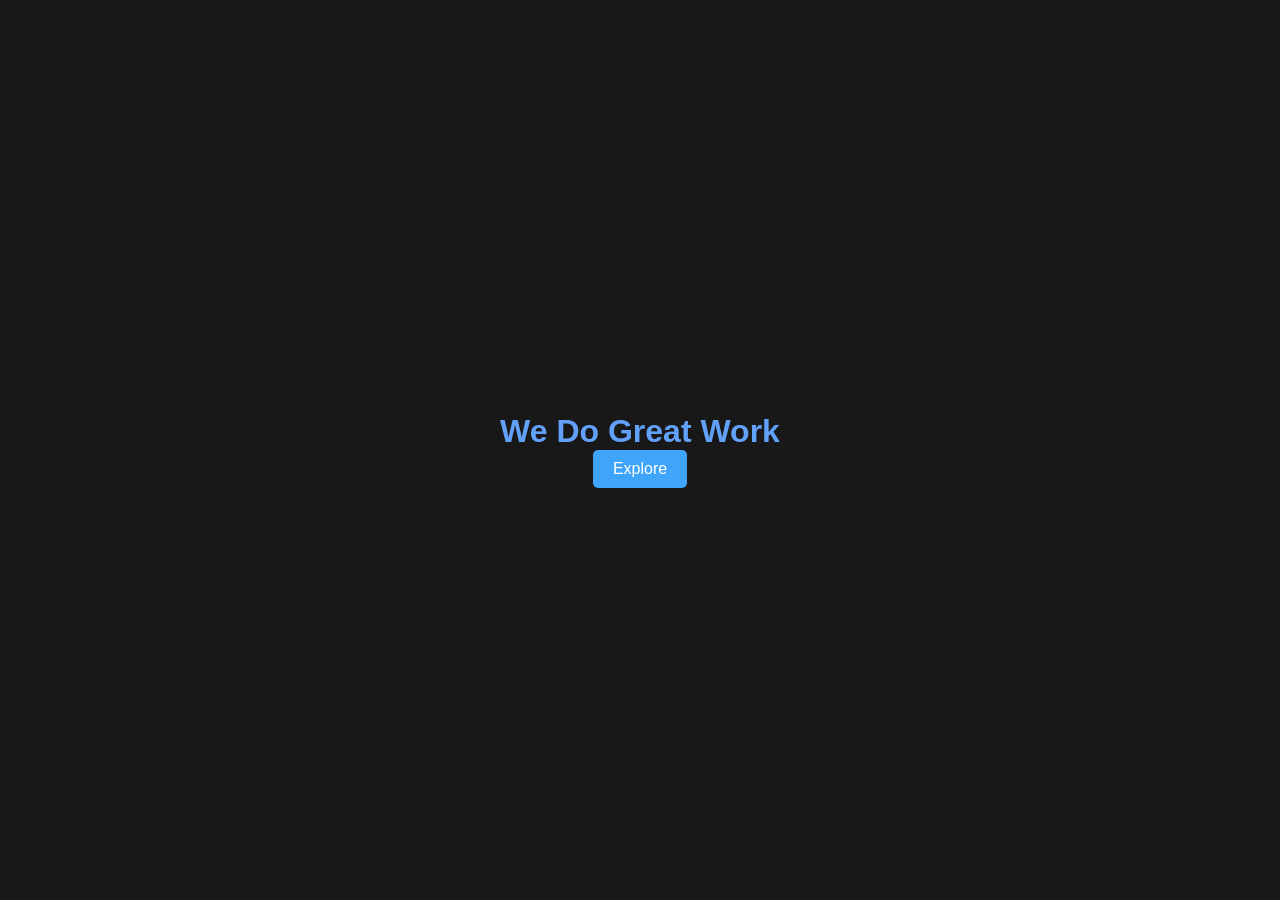
<file: Git/index.html>
<!DOCTYPE html>
<html lang="en">
<head>
    <meta charset="UTF-8">
    <meta name="viewport" content="width=device-width, initial-scale=1.0">
    <title>Document</title>
    <link rel="stylesheet" href="style.css">
</head>
<body>
    <h1>We Do Great Work</h1>
    <button>Explore</button>
</body>
</html>
</file>
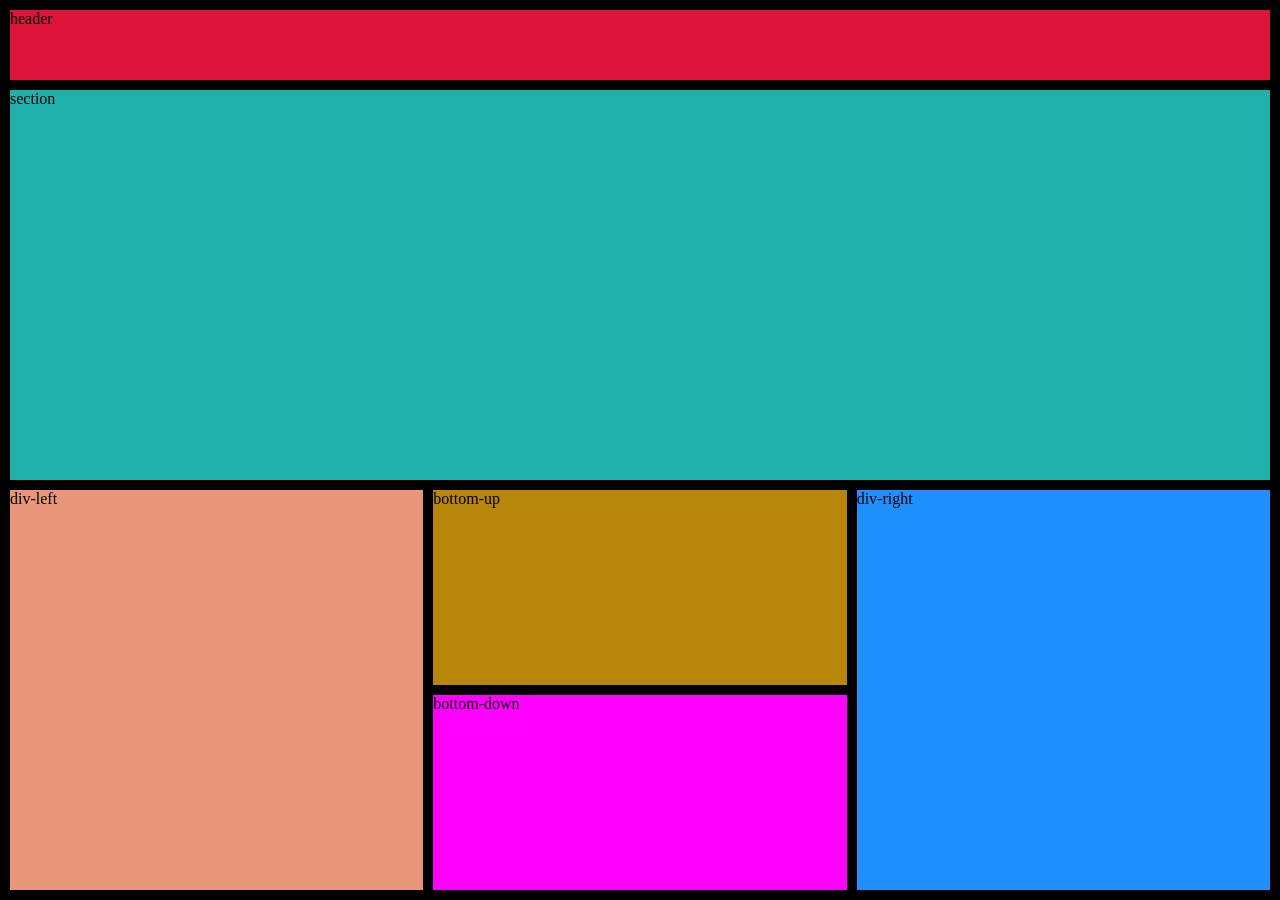
<file: CSS/Day18Grid/index.html>
<!DOCTYPE html>
<html lang="en">
<head>
    <meta charset="UTF-8">
    <meta name="viewport" content="width=device-width, initial-scale=1.0">
    <title>Document</title>
    <link rel="stylesheet" href="style.css">
</head>
<body>
    <main>
        <header>header</header>
        <section>section</section>
        <div id="div-left">div-left</div>
        <div id="bottom-up">bottom-up</div>
        <div id="bottom-down">bottom-down</div>
        <div id="div-right">div-right</div>
    </main>
</body>
</html>
</file>
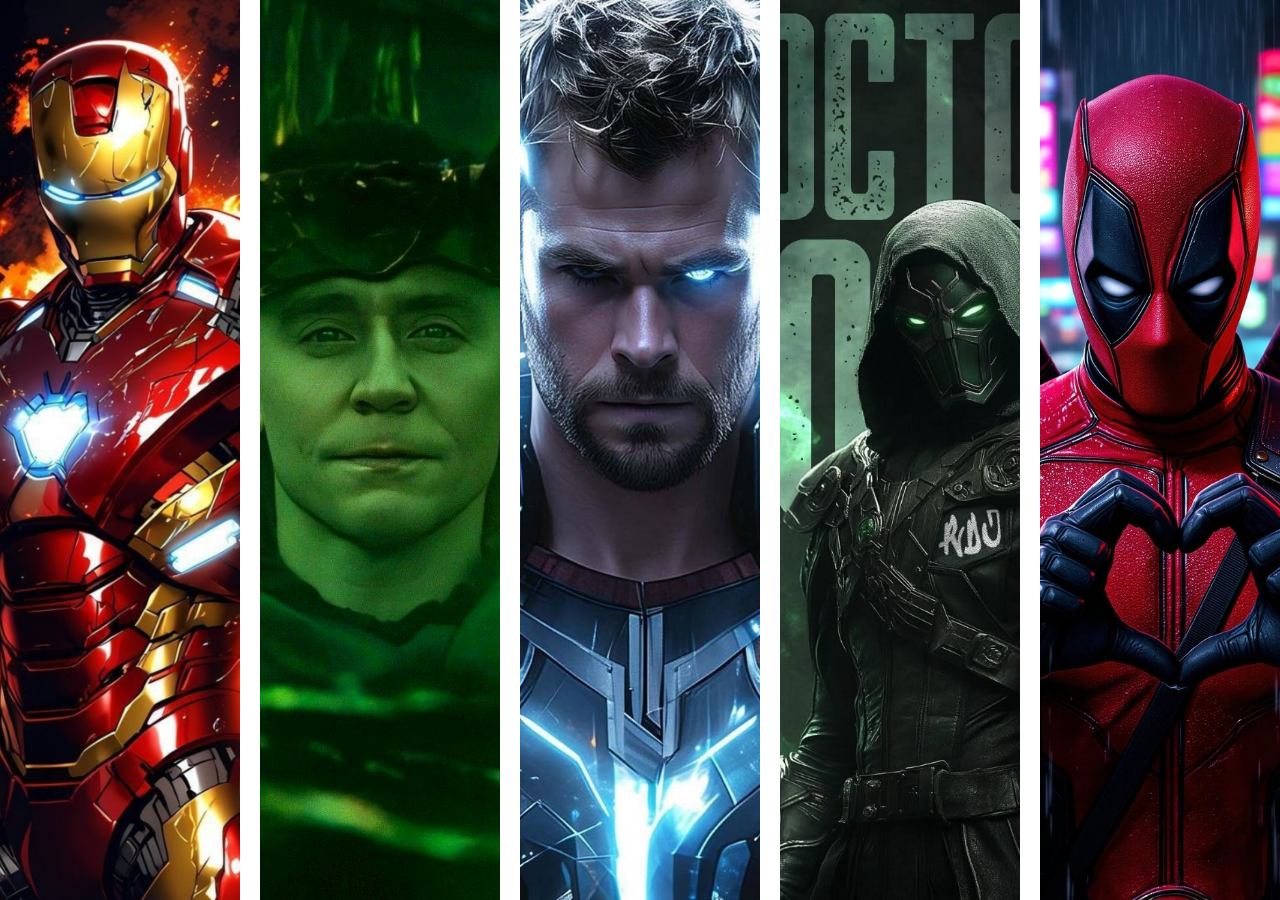
<file: CSS/ProjectSCSS/index.html>
<!DOCTYPE html>
<html lang="en">
<head>
    <meta charset="UTF-8">
    <meta name="viewport" content="width=device-width, initial-scale=1.0">
    <title>Document</title>
    <link rel="stylesheet" href="style.css">
</head>
<body>
    <main>
        <section></section>
        <section></section>
        <section></section>
        <section></section>
        <section></section>
    </main>
</body>
</html>
</file>
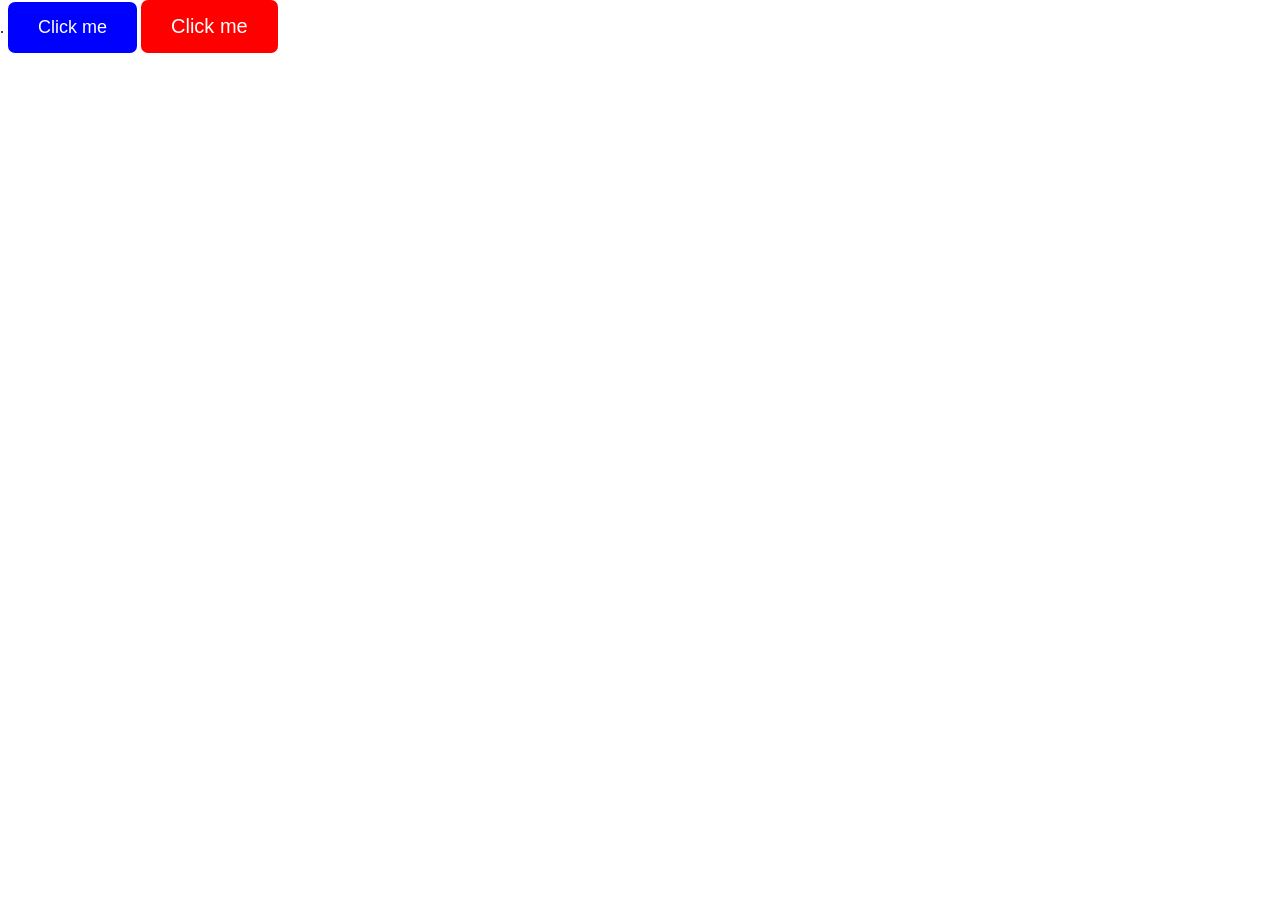
<file: CSS/SCSS/index.html>
<!DOCTYPE html>
<html lang="en">
<head>
    <meta charset="UTF-8">
    <meta name="viewport" content="width=device-width, initial-scale=1.0">
    <title>Document</title>
    <link rel="stylesheet" href="style.css">
</head>
<body>
    <!-- <main>
        <section>
            <h1>hello World</h1>
        </section>
    </main> -->.
    <button class="blue">Click me</button>
    <button class="red">Click me</button>
</body>
</html>
</file>
<file: Git/style.css>
*{
    margin: 0;
    padding: 0;
    box-sizing: border-box;
}

html,body{
    height: 100%;
    width: 100%;
}

html{
    font-family: system-ui, -apple-system, BlinkMacSystemFont, 'Segoe UI', Roboto, Oxygen, Ubuntu, Cantarell, 'Open Sans', 'Helvetica Neue', sans-serif;
}

body{
    display: flex;
    flex-direction: column;
    justify-content: center;
    align-items: center;
    background-color: #181818;
    font-family: Arial,sans-serif;
}

h1{
    color: rgb(98, 161, 250);

}

button{
    padding: 10px 20px;
    font-size: 16px;
    color: white;
    background-color: rgb(62,165,250);
    border: none;
    border-radius: 5px;
    cursor: pointer;
    transition: background-color 0.3 ease;
    
}
</file>
<file: CSS/Day18Grid/style.css>
*{
    margin: 0;
    padding: 0;
    box-sizing: border-box;
}

html,body{
    height: 100%;
    width: 100%;
}

main{
    height: 100%;
    width: 100%;
    background-color: black;
    display: grid;
    grid-template-columns: 1fr 1fr 1fr;
    grid-template-rows: 70px 1fr 0.5fr 0.5fr;
    grid-template-areas: "header header header"
                         "section section section"
                         "div-left bottom-up div-right"
                         "div-left bottom-down div-right";

    gap: 10px;
    padding: 10px;

}

header{
        grid-area: header;
        background-color: crimson;
}
section{
    grid-area: section;
    background-color: lightseagreen;
}
#div-left{
    grid-area: div-left;
    background-color: darksalmon;
}
#bottom-up{
    grid-area: bottom-up;
    background-color: darkgoldenrod;

}
#bottom-down{
    grid-area: bottom-down;
    background-color: fuchsia;
}

#div-right{
    grid-area: div-right;
    background-color: dodgerblue;
}
</file>
<file: CSS/ProjectSCSS/style.css>
* {
  margin: 0;
  padding: 0;
  box-sizing: border-box;
}

html, body {
  height: 100%;
  width: 100%;
}

main {
  height: 100%;
  width: 100%;
  display: flex;
  gap: 20px;
}
main section {
  background-size: cover;
  background-position: center;
  height: 100%;
  flex-grow: 1;
  transition: all 0.7s cubic-bezier(0.19, 1, 0.22, 1);
  cursor: pointer;
}
main section:nth-child(1) {
  background-image: url(./ironman.png);
}
main section:nth-child(2) {
  background-image: url(./loki.jpg);
}
main section:nth-child(3) {
  background-image: url(./thor.jpg);
}
main section:nth-child(4) {
  background-image: url(./DoctorDoom.jpg);
}
main section:nth-child(5) {
  background-image: url(./Deadpool.jpg);
}
main section:hover {
  flex-grow: 2;
}/*# sourceMappingURL=style.css.map */
</file>
<file: CSS/SCSS/style.css>
* {
  margin: 0;
  padding: 0;
  box-sizing: border-box;
}

html, body {
  height: 100%;
  width: 100%;
}

.blue {
  padding: 15px 30px;
  background-color: blue;
  color: white;
  border: none;
  border-radius: 7px;
  cursor: pointer;
  font-size: 18px;
  outline: none;
}

.red {
  padding: 15px 30px;
  background-color: red;
  color: white;
  border: none;
  border-radius: 7px;
  cursor: pointer;
  font-size: 20px;
  outline: none;
}/*# sourceMappingURL=style.css.map */
</file>
